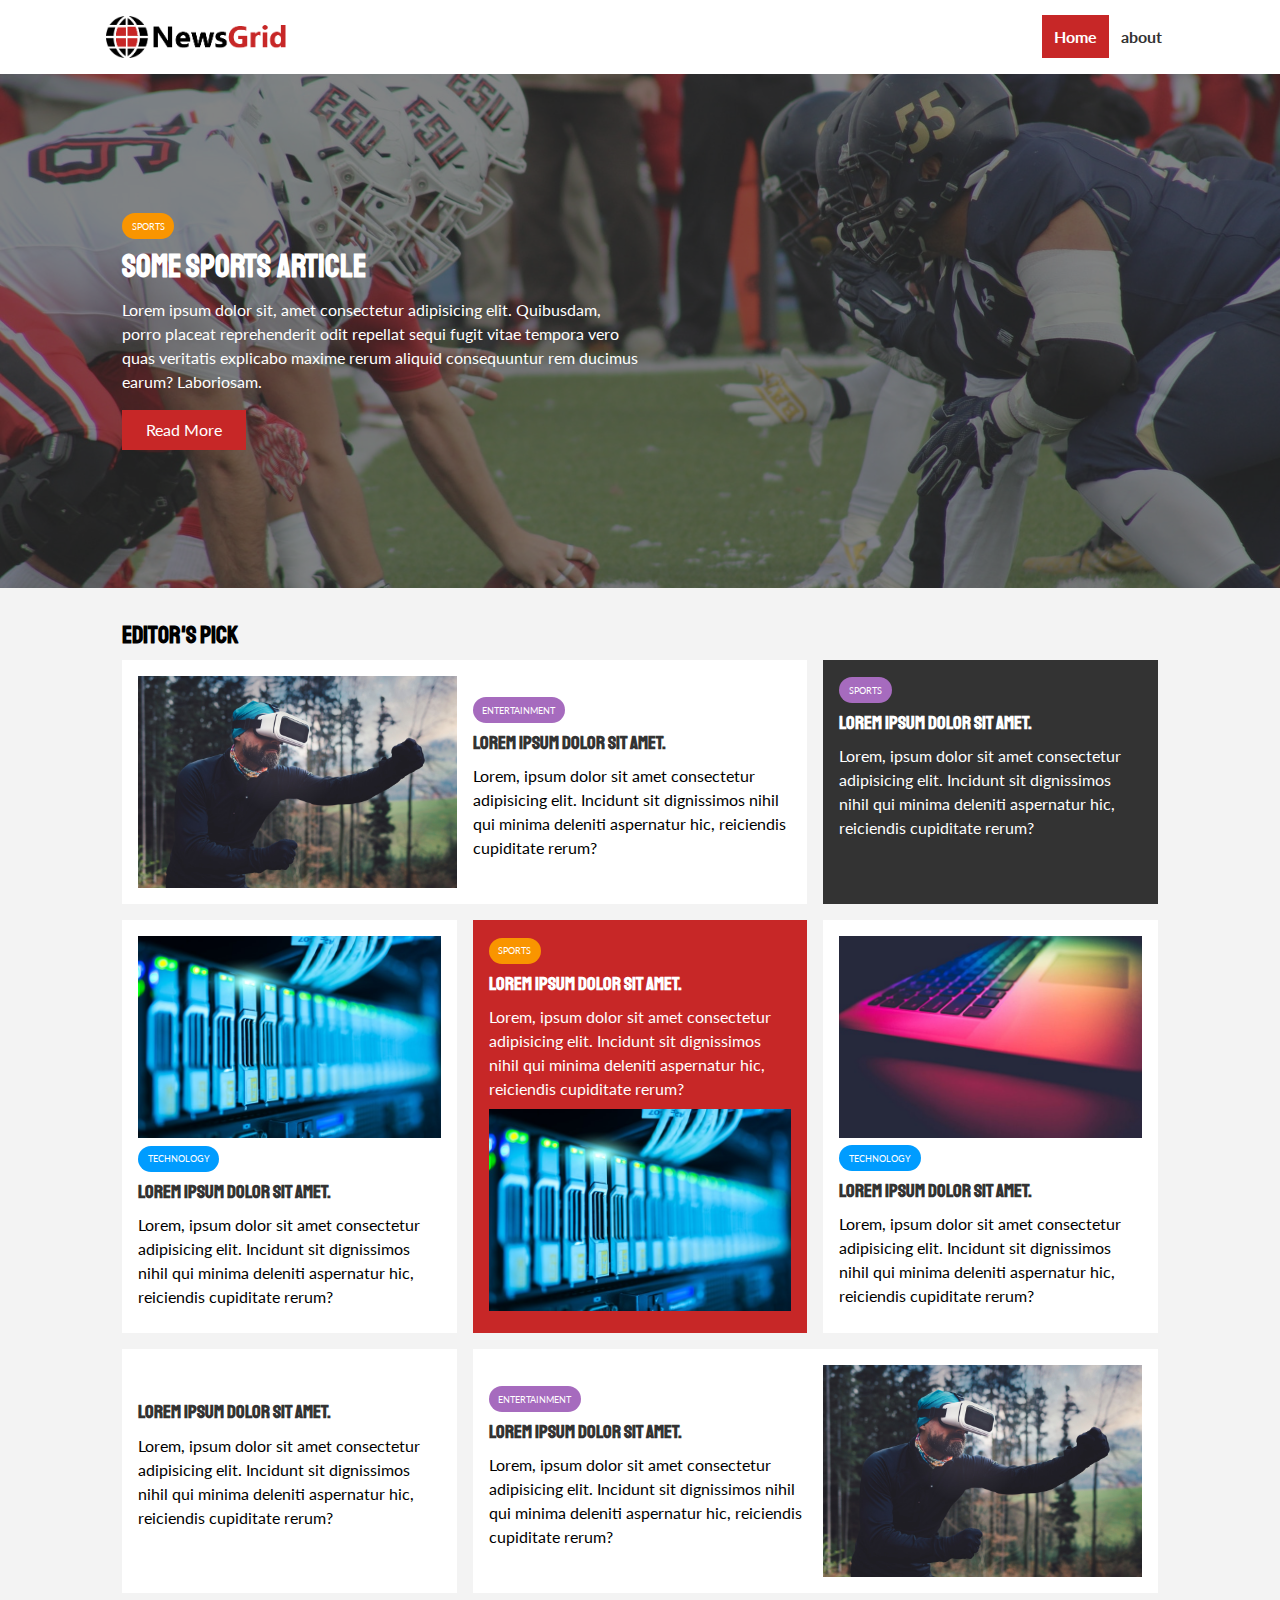
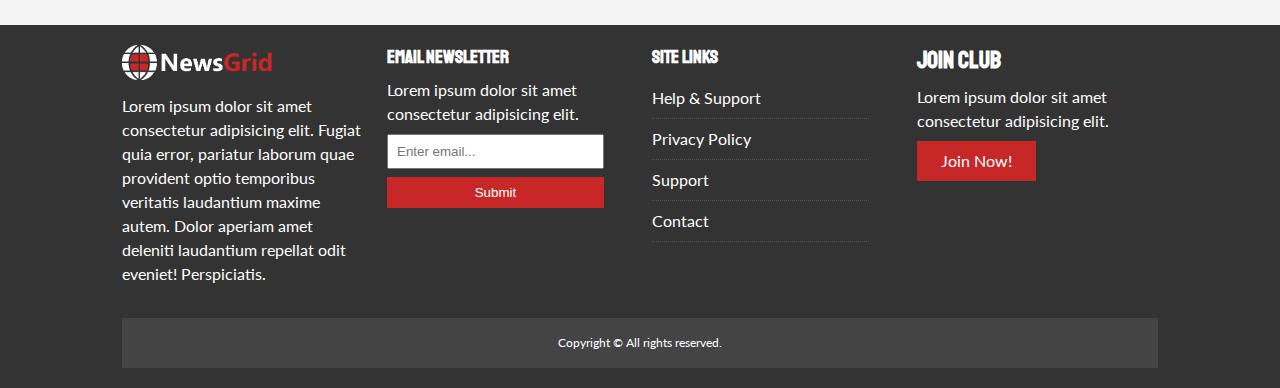
<file: index.html>
<!DOCTYPE html>
<html lang="en">
  <head>
    <meta charset="UTF-8" />
    <meta http-equiv="X-UA-Compatible" content="IE=edge" />

    <link
      rel="stylesheet"
      href="https://use.fontawesome.com/releases/v5.6.3/css/all.css"
      integrity="sha384-UHRtZLI+pbxtHCWp1t77Bi1L4ZtiqrqD80Kn4Z8NTSRyMA2Fd33n5dQ8lWUE00s/"
      crossorigin="anonymous"
    />
    <link
      href="https://fonts.googleapis.com/css?family=Lato|Staatliches"
      rel="stylesheet"
    />
    <meta name="viewport" content="width=device-width, initial-scale=1.0" />
    <link rel="shortcut icon" type="image/x-icon" href="/favicon.ico" />
    <link rel="stylesheet" href="css/style.css" />
    <link
      rel="stylesheet"
      href="css/mobile.css"
      media="screen and (max-width: 768px )"
    />
    <title>NewsGrid | Latest News</title>
  </head>
  <body>
    <nav id="main-nav">
      <div class="container">
        <img src="img/logo.png" alt="NewsGrid" class="logo" />
        <div class="social">
          <a href="http://facebook.com" target="_blank"
            ><i class="fab fa-facebook fa-2x"></i
          ></a>
          <a href="http://twitter.com" target="_blank"
            ><i class="fab fa-twitter fa-2x"></i
          ></a>
          <a href="http://instagram.com" target="_blank"
            ><i class="fab fa-instagram fa-2x"></i
          ></a>
          <a href="http://youtube.com" target="_blank"
            ><i class="fab fa-youtube fa-2x"></i
          ></a>
        </div>
        <ul>
          <li><a class="current" href="index.html">Home</a></li>
          <li><a href="about.html">about</a></li>
        </ul>
      </div>
    </nav>
    <!-- Showcase -->
    <header id="showcase">
      <div class="container">
        <div class="showcase-container">
          <div class="showcase-content">
            <div class="category category-sports">Sports</div>
            <h1>Some Sports Article</h1>
            <p>
              Lorem ipsum dolor sit, amet consectetur adipisicing elit. Quibusdam, porro placeat reprehenderit odit repellat sequi fugit vitae tempora vero quas veritatis explicabo maxime rerum aliquid consequuntur rem ducimus earum? Laboriosam.
            </p>
            <a href="article.html" class="btn btn-primary">Read More</a>
          </div>
        </div>
      </div>
    </header>

    <!--Home Articles-->
     <section id="home-articles" class="py-2">
      <div class="container">
        <h2>Editor's Pick</h2>
        <div class="articles-container">
          <article class="card">
            <img src="img/articles/ent1.jpg" alt="">
            <div>
              <div class="category category-ent">Entertainment</div>
            <h3><a href="article.html">Lorem ipsum dolor sit amet.</a></h3>
            <p>Lorem, ipsum dolor sit amet consectetur adipisicing elit. Incidunt sit dignissimos nihil qui minima deleniti aspernatur hic, reiciendis cupiditate rerum?</p>
            </div>
          </article>
          <article class="card bg-dark">
            <div class="category category-ent">Sports</div>
            <h3><a href="article.html">Lorem ipsum dolor sit amet.</a></h3>
            <p>Lorem, ipsum dolor sit amet consectetur adipisicing elit. Incidunt sit dignissimos nihil qui minima deleniti aspernatur hic, reiciendis cupiditate rerum?</p>
          </article>
          <article class="card">
            <img src="img/articles/tech1.jpg" alt="">
            <div class="category category-tech">Technology</div>
            <h3><a href="article.html">Lorem ipsum dolor sit amet.</a></h3>
            <p>Lorem, ipsum dolor sit amet consectetur adipisicing elit. Incidunt sit dignissimos nihil qui minima deleniti aspernatur hic, reiciendis cupiditate rerum?</p>
          </article>
          <article class="card bg-primary">
            <div class="category category-sports">Sports</div>
            <h3><a href="article.html">Lorem ipsum dolor sit amet.</a></h3>
            <p>Lorem, ipsum dolor sit amet consectetur adipisicing elit. Incidunt sit dignissimos nihil qui minima deleniti aspernatur hic, reiciendis cupiditate rerum?</p>
            <img src="img/articles/tech1.jpg" alt="">
          </article>
          <article class="card">
            <img src="img/articles/tech2.jpg" alt="">
            <div class="category category-tech">Technology</div>
            <h3><a href="article.html">Lorem ipsum dolor sit amet.</a></h3>
            <p>Lorem, ipsum dolor sit amet consectetur adipisicing elit. Incidunt sit dignissimos nihil qui minima deleniti aspernatur hic, reiciendis cupiditate rerum?</p>
          </article>
          <article class="card">
            <div class="category category-spots">Sports</div>
            <h3><a href="article.html">Lorem ipsum dolor sit amet.</a></h3>
            <p>Lorem, ipsum dolor sit amet consectetur adipisicing elit. Incidunt sit dignissimos nihil qui minima deleniti aspernatur hic, reiciendis cupiditate rerum?</p>
          </article>
          <article class="card">
            <div>
              <div class="category category-ent">Entertainment</div>
            <h3><a href="article.html">Lorem ipsum dolor sit amet.</a></h3>
            <p>Lorem, ipsum dolor sit amet consectetur adipisicing elit. Incidunt sit dignissimos nihil qui minima deleniti aspernatur hic, reiciendis cupiditate rerum?</p>
            </div>
            <img src="img/articles/ent1.jpg" alt="">
          </article>
          
        </div>
      </div>
     </section>

     <!-- footer -->
     <footer id="main-footer">
        <div class="container footer-container">
          <div>
            <img src="img/logo_light.png" alt="Logo">
            <p>Lorem ipsum dolor sit amet consectetur adipisicing elit. Fugiat quia error, pariatur laborum quae provident optio temporibus veritatis laudantium maxime autem. Dolor aperiam amet deleniti laudantium repellat odit eveniet! Perspiciatis.</p>
          </div>
          <div>
            <h3>Email Newsletter</h3>
            <p>Lorem ipsum dolor sit amet consectetur adipisicing elit.</p>
            <form name="contact" action="POST" data-netlify="true">
              <input type="Email" name="email" placeholder="Enter email...">
              <input type="submit" value="Submit" class="btn btn-primary">
            </form>
          </div>
          <div>
            <h3>Site Links</h3>
            <ul class="list">
              <li><a href="#">Help & Support</a></li>
              <li><a href="#">Privacy Policy</a></li>
              <li><a href="#">Support</a></li>
              <li><a href="#">Contact</a></li>
            </ul>
          </div>
          <div>
            <h2>Join Club</h2>
            <p>Lorem ipsum dolor sit amet consectetur adipisicing elit.</p>
            <a href="#" class="btn btn-primary">Join Now!</a>
          </div>
          <div>
            <p>Copyright &copy; All rights reserved.</p>
          </div>
        </div>
     </footer>
  </body>
</html>
</file>
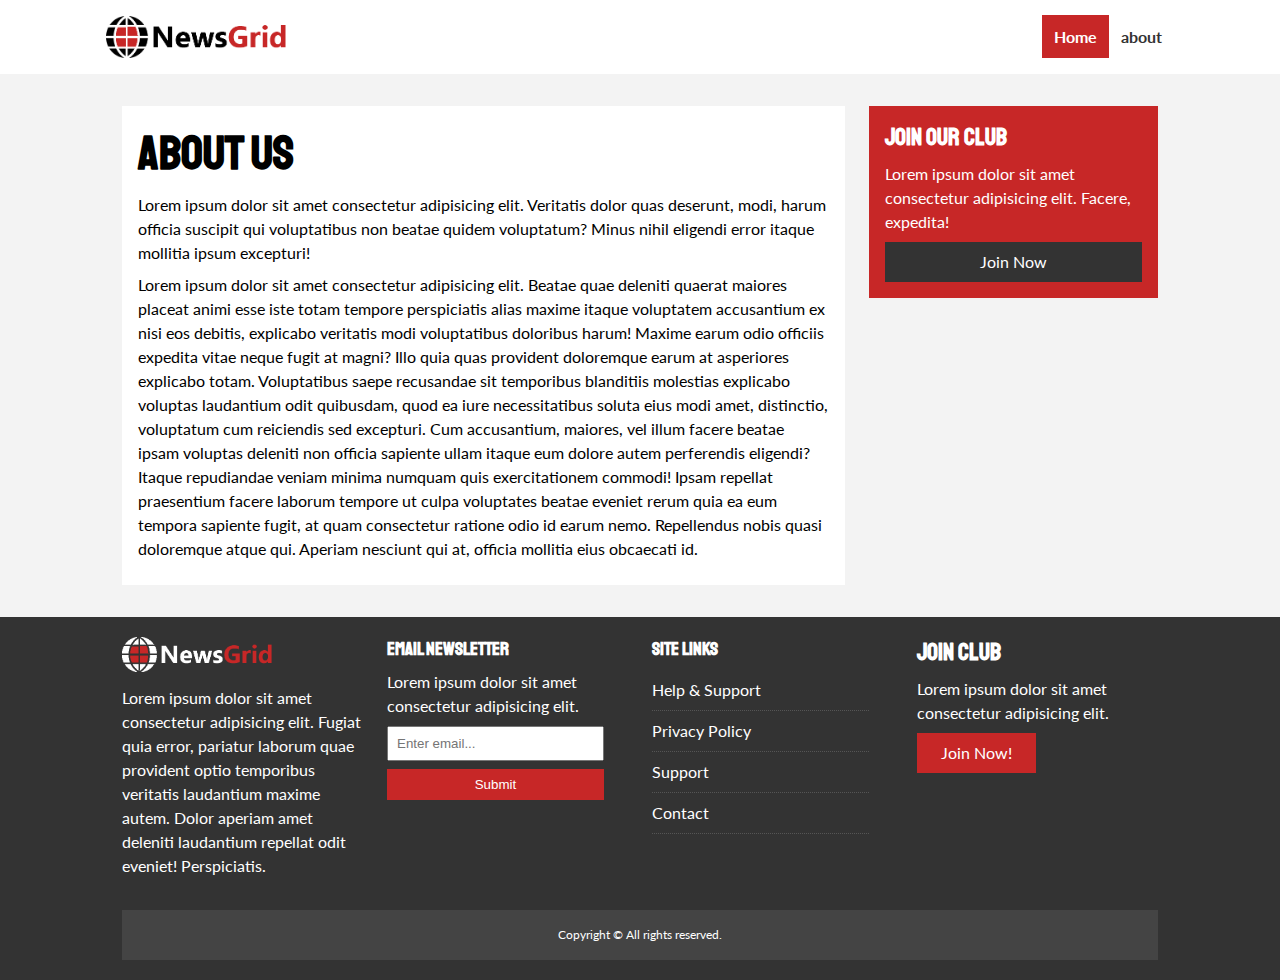
<file: about.html>
<!DOCTYPE html>
<html lang="en">
  <head>
    <meta charset="UTF-8" />
    <meta http-equiv="X-UA-Compatible" content="IE=edge" />

    <link
      rel="stylesheet"
      href="https://use.fontawesome.com/releases/v5.6.3/css/all.css"
      integrity="sha384-UHRtZLI+pbxtHCWp1t77Bi1L4ZtiqrqD80Kn4Z8NTSRyMA2Fd33n5dQ8lWUE00s/"
      crossorigin="anonymous"
    />
    <link
      href="https://fonts.googleapis.com/css?family=Lato|Staatliches"
      rel="stylesheet"
    />
    <meta name="viewport" content="width=device-width, initial-scale=1.0" />
    <link rel="shortcut icon" type="image/x-icon" href="/favicon.ico" />
    <link rel="stylesheet" href="css/style.css" />
    <link
      rel="stylesheet"
      href="css/mobile.css"
      media="screen and (max-width: 768px )"
    />
    <title>NewsGrid | Latest News</title>
  </head>
  <body>
    <nav id="main-nav">
      <div class="container">
        <img src="img/logo.png" alt="NewsGrid" class="logo" />
        <div class="social">
          <a href="http://facebook.com" target="_blank"
            ><i class="fab fa-facebook fa-2x"></i
          ></a>
          <a href="http://twitter.com" target="_blank"
            ><i class="fab fa-twitter fa-2x"></i
          ></a>
          <a href="http://instagram.com" target="_blank"
            ><i class="fab fa-instagram fa-2x"></i
          ></a>
          <a href="http://youtube.com" target="_blank"
            ><i class="fab fa-youtube fa-2x"></i
          ></a>
        </div>
        <ul>
          <li><a class="current" href="index.html">Home</a></li>
          <li><a href="about.html">about</a></li>
        </ul>
      </div>
    </nav>

    <section id="about">
        <div class="container">
            <div class="page-container">
                <article class="card">
                    <h1 class="l-heading">About Us</h1>
                    <p>Lorem ipsum dolor sit amet consectetur adipisicing elit. Veritatis dolor quas deserunt, modi, harum officia suscipit qui voluptatibus non beatae quidem voluptatum? Minus nihil eligendi error itaque mollitia ipsum excepturi!</p>
                    <p>Lorem ipsum dolor sit amet consectetur adipisicing elit. Beatae quae deleniti quaerat maiores placeat animi esse iste totam tempore perspiciatis alias maxime itaque voluptatem accusantium ex nisi eos debitis, explicabo veritatis modi voluptatibus doloribus harum! Maxime earum odio officiis expedita vitae neque fugit at magni? Illo quia quas provident doloremque earum at asperiores explicabo totam. Voluptatibus saepe recusandae sit temporibus blanditiis molestias explicabo voluptas laudantium odit quibusdam, quod ea iure necessitatibus soluta eius modi amet, distinctio, voluptatum cum reiciendis sed excepturi. Cum accusantium, maiores, vel illum facere beatae ipsam voluptas deleniti non officia sapiente ullam itaque eum dolore autem perferendis eligendi? Itaque repudiandae veniam minima numquam quis exercitationem commodi! Ipsam repellat praesentium facere laborum tempore ut culpa voluptates beatae eveniet rerum quia ea eum tempora sapiente fugit, at quam consectetur ratione odio id earum nemo. Repellendus nobis quasi doloremque atque qui. Aperiam nesciunt qui at, officia mollitia eius obcaecati id.</p>
                </article>
                <aside class="card bg-primary">
                    <h2>Join our Club</h2>
                    <p>Lorem ipsum dolor sit amet consectetur adipisicing elit. Facere, expedita!</p>
                    <a href="" class="btn btn-dark btn-block">Join Now</a>
                </aside>
            </div>
        </div>
    </section>

     <!-- footer -->
     <footer id="main-footer">
        <div class="container footer-container">
          <div>
            <img src="img/logo_light.png" alt="Logo">
            <p>Lorem ipsum dolor sit amet consectetur adipisicing elit. Fugiat quia error, pariatur laborum quae provident optio temporibus veritatis laudantium maxime autem. Dolor aperiam amet deleniti laudantium repellat odit eveniet! Perspiciatis.</p>
          </div>
          <div>
            <h3>Email Newsletter</h3>
            <p>Lorem ipsum dolor sit amet consectetur adipisicing elit.</p>
            <form name="contact" action="POST" data-netlify="true">
                <input type="Email" name="email" placeholder="Enter email...">
                <input type="submit" value="Submit" class="btn btn-primary">
            </form>
          </div>
          <div>
            <h3>Site Links</h3>
            <ul class="list">
              <li><a href="#">Help & Support</a></li>
              <li><a href="#">Privacy Policy</a></li>
              <li><a href="#">Support</a></li>
              <li><a href="#">Contact</a></li>
            </ul>
          </div>
          <div>
            <h2>Join Club</h2>
            <p>Lorem ipsum dolor sit amet consectetur adipisicing elit.</p>
            <a href="#" class="btn btn-primary">Join Now!</a>
          </div>
          <div>
            <p>Copyright &copy; All rights reserved.</p>
          </div>
        </div>
     </footer>
  </body>
</html>
</file>
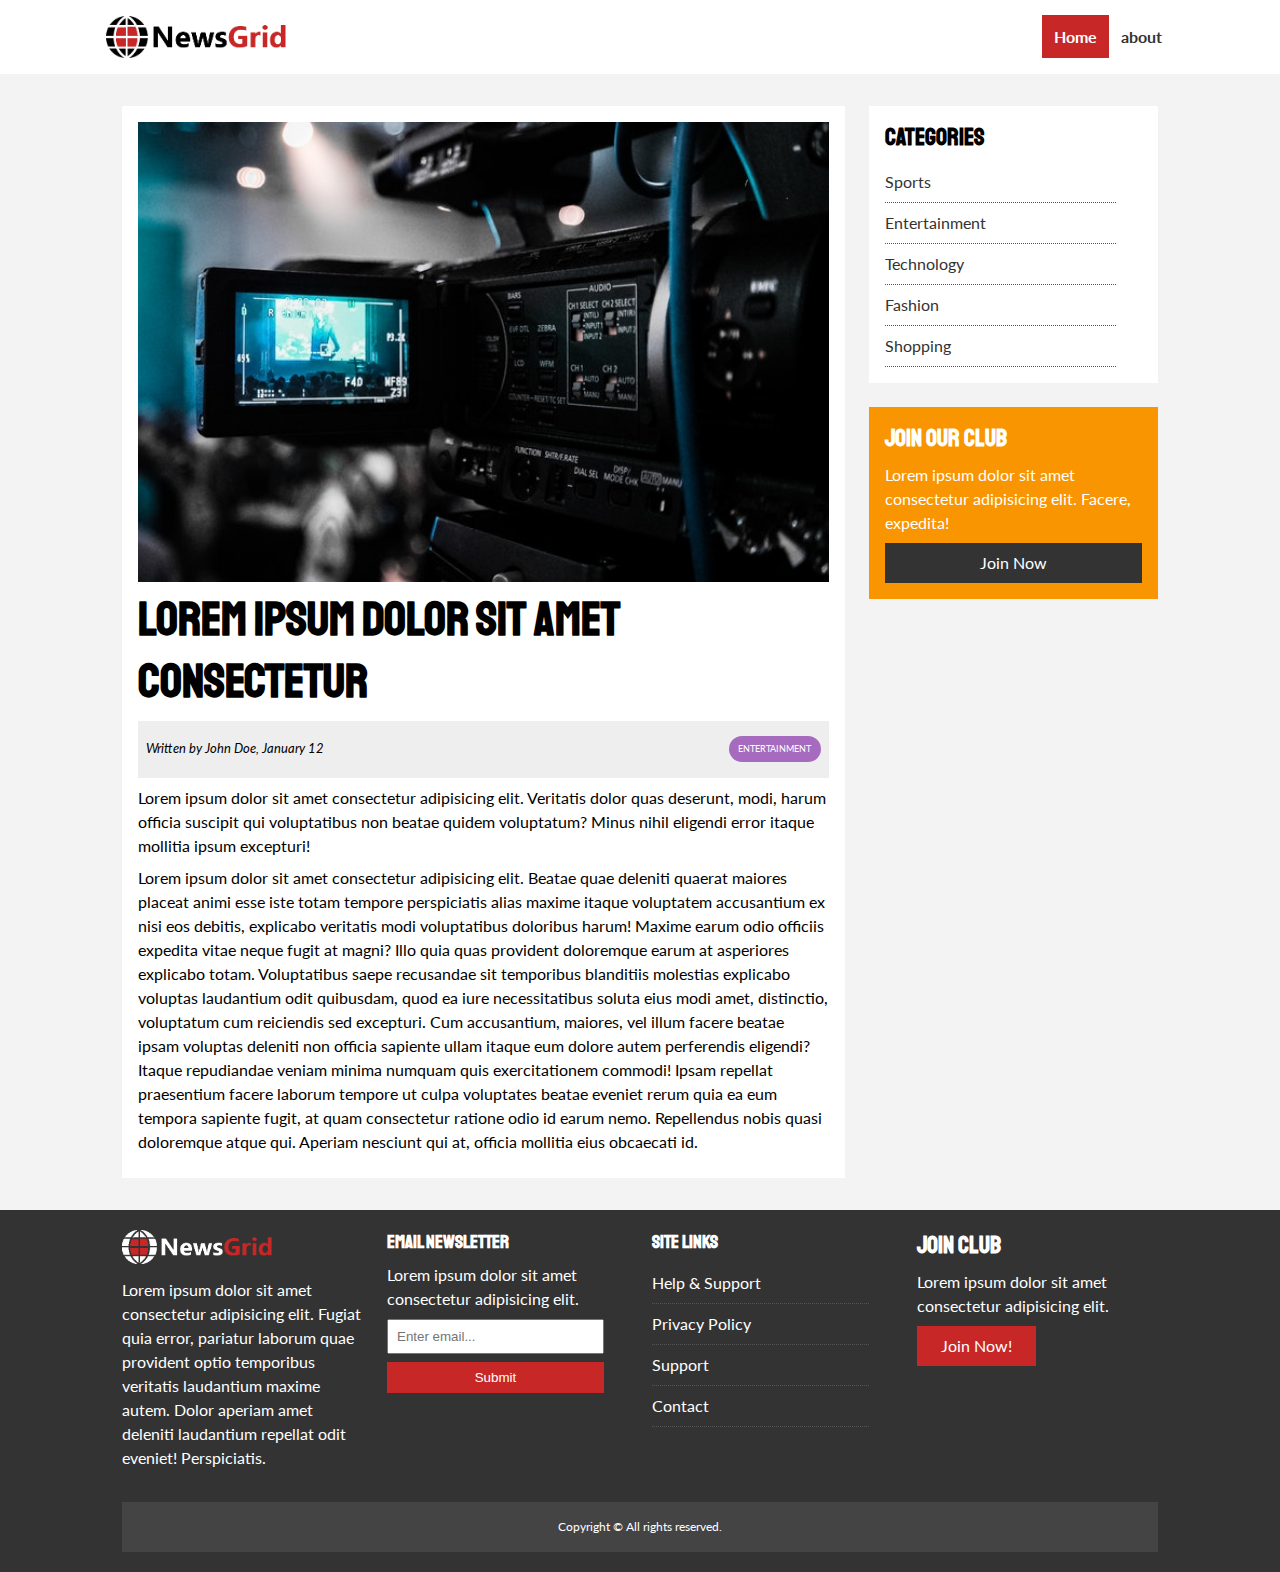
<file: article.html>
<!DOCTYPE html>
<html lang="en">
  <head>
    <meta charset="UTF-8" />
    <meta http-equiv="X-UA-Compatible" content="IE=edge" />

    <link
      rel="stylesheet"
      href="https://use.fontawesome.com/releases/v5.6.3/css/all.css"
      integrity="sha384-UHRtZLI+pbxtHCWp1t77Bi1L4ZtiqrqD80Kn4Z8NTSRyMA2Fd33n5dQ8lWUE00s/"
      crossorigin="anonymous"
    />
    <link
      href="https://fonts.googleapis.com/css?family=Lato|Staatliches"
      rel="stylesheet"
    />
    <meta name="viewport" content="width=device-width, initial-scale=1.0" />
    <link rel="shortcut icon" type="image/x-icon" href="/favicon.ico" />
    <link rel="stylesheet" href="css/style.css" />
    <link
      rel="stylesheet"
      href="css/mobile.css"
      media="screen and (max-width: 768px )"
    />
    <title>NewsGrid | Latest News</title>
  </head>
  <body>
    <nav id="main-nav">
      <div class="container">
        <img src="img/logo.png" alt="NewsGrid" class="logo" />
        <div class="social">
          <a href="http://facebook.com" target="_blank"
            ><i class="fab fa-facebook fa-2x"></i
          ></a>
          <a href="http://twitter.com" target="_blank"
            ><i class="fab fa-twitter fa-2x"></i
          ></a>
          <a href="http://instagram.com" target="_blank"
            ><i class="fab fa-instagram fa-2x"></i
          ></a>
          <a href="http://youtube.com" target="_blank"
            ><i class="fab fa-youtube fa-2x"></i
          ></a>
        </div>
        <ul>
          <li><a class="current" href="index.html">Home</a></li>
          <li><a href="about.html">about</a></li>
        </ul>
      </div>
    </nav>

    <section id="article">
        <div class="container">
            <div class="page-container">
                <article class="card">
                    <img src="img/articles/ent2.jpg" alt="">
                    <h1 class="l-heading">Lorem ipsum dolor sit amet consectetur </h1>
                    <div class="meta">
                        <small>
                            <i class="fa fa-user">Written by John Doe, January 12</i>
                        </small>
                        <div class="category category-ent">Entertainment</div>
                    </div>
                    <p>Lorem ipsum dolor sit amet consectetur adipisicing elit. Veritatis dolor quas deserunt, modi, harum officia suscipit qui voluptatibus non beatae quidem voluptatum? Minus nihil eligendi error itaque mollitia ipsum excepturi!</p>
                    <p>Lorem ipsum dolor sit amet consectetur adipisicing elit. Beatae quae deleniti quaerat maiores placeat animi esse iste totam tempore perspiciatis alias maxime itaque voluptatem accusantium ex nisi eos debitis, explicabo veritatis modi voluptatibus doloribus harum! Maxime earum odio officiis expedita vitae neque fugit at magni? Illo quia quas provident doloremque earum at asperiores explicabo totam. Voluptatibus saepe recusandae sit temporibus blanditiis molestias explicabo voluptas laudantium odit quibusdam, quod ea iure necessitatibus soluta eius modi amet, distinctio, voluptatum cum reiciendis sed excepturi. Cum accusantium, maiores, vel illum facere beatae ipsam voluptas deleniti non officia sapiente ullam itaque eum dolore autem perferendis eligendi? Itaque repudiandae veniam minima numquam quis exercitationem commodi! Ipsam repellat praesentium facere laborum tempore ut culpa voluptates beatae eveniet rerum quia ea eum tempora sapiente fugit, at quam consectetur ratione odio id earum nemo. Repellendus nobis quasi doloremque atque qui. Aperiam nesciunt qui at, officia mollitia eius obcaecati id.</p>
                </article>
                <aside id="categories" class="card">
                    <h2>Categories</h2>
                    <ul class="list">
                        <li><a href=""><i class="fas fa-chevron-right"></i>Sports</a></li>
                        <li><a href=""><i class="fas fa-chevron-right"></i>Entertainment</a></li>
                        <li><a href=""><i class="fas fa-chevron-right"></i>Technology</a></li>
                        <li><a href=""><i class="fas fa-chevron-right"></i>Fashion</a></li>
                        <li><a href=""><i class="fas fa-chevron-right"></i>Shopping</a></li>
                    </ul>
                </aside>
                <aside class="card bg-secondary">
                    <h2>Join our Club</h2>
                    <p>Lorem ipsum dolor sit amet consectetur adipisicing elit. Facere, expedita!</p>
                    <a href="" class="btn btn-dark btn-block">Join Now</a>
                </aside>
            </div>
        </div>
    </section>

     <!-- footer -->
     <footer id="main-footer">
        <div class="container footer-container">
          <div>
            <img src="img/logo_light.png" alt="Logo">
            <p>Lorem ipsum dolor sit amet consectetur adipisicing elit. Fugiat quia error, pariatur laborum quae provident optio temporibus veritatis laudantium maxime autem. Dolor aperiam amet deleniti laudantium repellat odit eveniet! Perspiciatis.</p>
          </div>
          <div>
            <h3>Email Newsletter</h3>
            <p>Lorem ipsum dolor sit amet consectetur adipisicing elit.</p>
            <form name="contact" action="POST" data-netlify="true">
                <input type="Email" name="email" placeholder="Enter email...">
                <input type="submit" value="Submit" class="btn btn-primary">
            </form>
          </div>
          <div>
            <h3>Site Links</h3>
            <ul class="list">
              <li><a href="#">Help & Support</a></li>
              <li><a href="#">Privacy Policy</a></li>
              <li><a href="#">Support</a></li>
              <li><a href="#">Contact</a></li>
            </ul>
          </div>
          <div>
            <h2>Join Club</h2>
            <p>Lorem ipsum dolor sit amet consectetur adipisicing elit.</p>
            <a href="#" class="btn btn-primary">Join Now!</a>
          </div>
          <div>
            <p>Copyright &copy; All rights reserved.</p>
          </div>
        </div>
     </footer>
  </body>
</html>
</file>
<file: css/style.css>
:root {
  --primary-color: #c72727;
  --secondary-color: #f99500;
  --light-color: #f3f3f3;
  --dark-color: #333;
  --max-width: 1100px;
}

.category {
  --sports-color: #f99500;
  --ent-color: #a66bbe;
  --tech-color: #009cff;
}

* {
  margin: 0;
  padding: 0;
  box-sizing: border-box;
}

body {
  font-family: 'Lato', sans-serif;
  line-height: 1.5;
  background: var(--light-color);
}

a {
  color: #333;
  text-decoration: none;
}

ul {
  list-style: none;
}

p {
  margin: .5rem 0;
}

img {
  width: 100%;
}

h1, h2, h3, h4, h5, h6 {
  font-family: 'Staatliches', cursive;
  margin-bottom: .55rem;
  line-height: 1.3;
}

/* Utility */
.container {
  max-width: var(--max-width);
  margin: auto;
  padding: 0 2rem;
  overflow: hidden;
}

.category {
  display: inline-block;
  color: #fff;
  font-size: 0.55rem;
  text-transform: uppercase;
  padding: 0.4rem 0.6rem;
  border-radius: 15px;
  margin-bottom: 0.5rem;
}

.category-sports { background: var(--sports-color) }
.category-ent { background: var(--ent-color) }
.category-tech { background: var(--tech-color) }

.btn {
  display: inline-block;
  border: none;
  background: var(--dark-color);
  color: #fff;
  padding: 0.5rem 1.5rem;
}

.btn-light { background: var(--light-color) }
.btn-primary { background: var(--primary-color) }
.btn-secondary { background: var(--secondary-color) }

.btn-block {
  display: block;
  width: 100%;
  text-align: center;
}

.btn:hover {
  opacity: 0.9;
}

.card {
  background: #fff;
  padding: 1rem;
}

.bg-dark {
  background: var(--dark-color);
  color: #fff;
}

.bg-primary {
  background: var(--primary-color);
  color: #fff;
}

.bg-secondary {
  background: var(--secondary-color);
  color: #fff;
}

.bg-dark h1,
.bg-dark h2,
.bg-dark h3,
.bg-dark a,
.bg-primary h1,
.bg-primary h2,
.bg-primary h3,
.bg-primary a,
.bg-secondary h1,
.bg-secondary h2,
.bg-secondary h3,
.bg-secondary a {
  color: #fff;
}

.py-1 { padding: 1.5rem 0 }
.py-2 { padding: 2rem 0 }
.py-3 { padding: 3rem 0 }
.p-1 { padding: 1.5rem }
.p-2 { padding: 2rem }
.p-3 { padding: 3rem }

.l-heading {
  font-size: 3rem;
}

.list li {
  padding: .5rem 0;
  border-bottom: #555 dotted 1px;
  width: 90%;
}

.list li a:hover {
  color: var(--primary-color) !important;
}

/* Inner page grid container */
.page-container {
  display: grid;
  grid-template-columns: 5fr 2fr;
  margin: 2rem 0;
  grid-gap: 1.5rem;
}

.page-container > *:first-child {
  grid-row: 1 / span 3;
}

/* Navigation */
#main-nav {
  background: #fff;
  position: sticky;
  top: 0;
  z-index: 2;
}

#main-nav .container {
  display: grid;
  grid-template-columns: 6fr 3fr 2fr;
  padding: 1rem;
  align-items: center;
}

#main-nav .logo {
  width: 180px;
}

#main-nav ul {
  justify-self: end;
  display: flex;
}

#main-nav ul li a {
  padding: 0.75rem;
  font-weight: bold;
}

#main-nav ul li a.current {
  background: var(--primary-color);
  color: #fff;
}

#main-nav ul li a:hover {
  background: var(--light-color);
  color: var(--dark-color);
}

#main-nav .social {
  justify-self: center;
}

#main-nav .social i {
  color: #777;
  margin-right: .5rem;
}

/* Showcase */
#showcase {
  color: #fff;
  background: #333;
  padding: 2rem;
  position: relative;
}

#showcase:before {
  content: '';
  background: url('../img/featured.jpg') no-repeat center center/cover;
  position: absolute;
  top: 0;
  left: 0;
  width: 100%;
  height: 100%;
  opacity: 0.4;
}

#showcase .showcase-container {
  display: grid;
  grid-template-columns: repeat(2, 1fr);
  justify-content: center;
  align-items: center;
  height: 50vh;
}

#showcase .showcase-content {
  z-index: 1;
}

#showcase .showcase-content p {
  margin-bottom: 1rem;
}

/* Home Articles */
#home-articles .articles-container {
  display: grid;
  grid-template-columns: repeat(3, 1fr);
  grid-gap: 1rem;
}

#home-articles .articles-container > *:first-child,
#home-articles .articles-container > *:last-child {
  display: grid;
  grid-template-columns: repeat(2, 1fr);
  grid-gap: 1rem;
  align-items: center;
  grid-column: 1 / span 2;
}

#home-articles .articles-container > *:last-child {
  grid-column: 2 / span 2;
}

#article .meta {
  display: flex;
  justify-content: space-between;
  align-items: center;
  background: #eee;
  padding: 0.5rem;
}

#article .meta .category {
  margin-top: 0.4rem;
}

/* Footer */
#main-footer {
  background: var(--dark-color);
  color: #fff;
  padding: 20px;
}

#main-footer img {
  width: 150px;
}

#main-footer a {
  color: #fff;
}

#main-footer .footer-container {
  display: grid;
  grid-template-columns: repeat(4, 1fr);
  grid-gap: 1.5rem;
}

#main-footer .footer-container > *:last-child {
  background: #444;
  grid-column: 1 / span 4;
  padding: .5rem;
  text-align: center;
  font-size: 0.75rem;
}

#main-footer .footer-container input[type='email'] {
  width: 90%;
  padding: 0.5rem;
  margin-bottom: 0.5rem;
}

#main-footer .footer-container input[type='submit'] {
  width: 90%;
}
</file>
<file: css/mobile.css>
/* Nvigation */
#main-nav .socials {
    display: none
}

#main-nav .container {
    grid-template-columns: 1fr;
    grid-gap: 1.2rem
}

#main-nav ul, #main-nav .logo {
    justify-self: center;
}

#main-nav ul li a {
    padding: 0.50rem
}

#home-articles .articles-container {
    grid-template-columns: repeat(2, 1fr);
}

#home-articles .articles-container > *:first-child,
#home-articles .articles-container > *:last-child {
    grid-template-columns: 1fr;
    grid-column: 1;
}

@media(max-width: 600px) {
    /*Stack grid items */
    #showcase .showcase-container, #home-articles .articles-container, #main-footer .footer-container{
        grid-template-columns: 1fr;
    }

    #main-footer .footer-container > *:last-child {
       grid-column: 1;
        
    }

    #main-footer .footer-container > *:first-child, #main-footer .footer-container > *:nth-child(2){
        border-bottom: #444 dotted 1px;
        padding-bottom: 1rem;
    }

    #page-container {
        grid-template-columns: 1fr;
        text-align: center;
    }

    #page-container > *:first-child {
        grid-row: 1
    }

    .l-heading {
        font-size: 0.2rem;
    }

}
</file>
